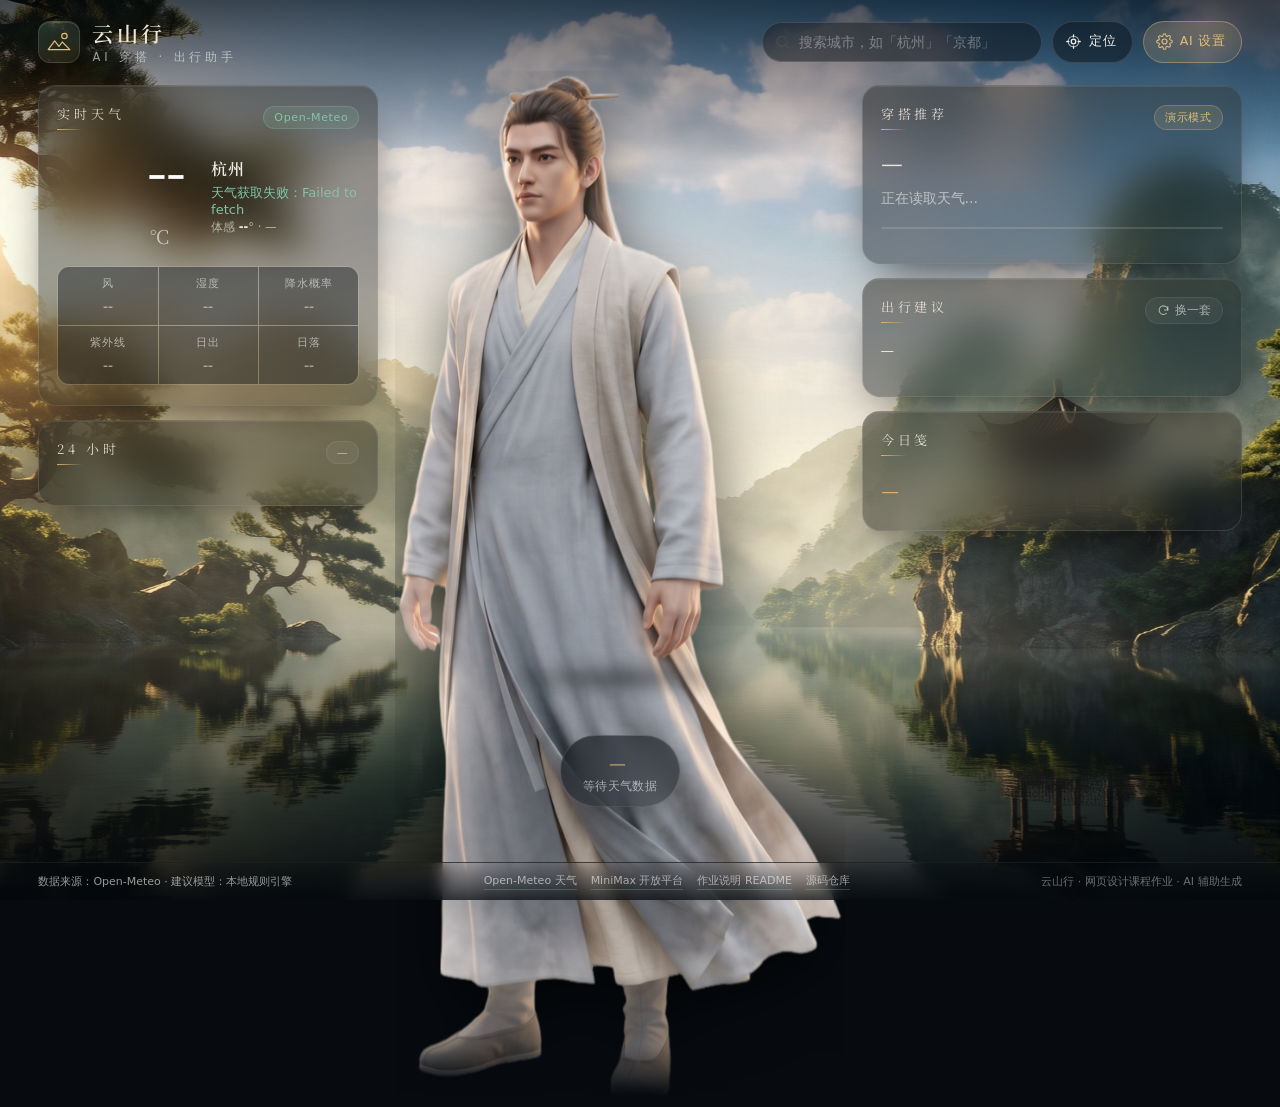
<file: index.html>
<!DOCTYPE html>
<html lang="zh-CN">
<head>
<meta charset="UTF-8" />
<meta name="viewport" content="width=device-width, initial-scale=1.0, viewport-fit=cover" />
<title>云山行 · AI 穿搭与出行助手</title>
<meta name="description" content="实时天气驱动的 AI 穿搭与出行建议，3D 质感中式山野场景。" />
<link rel="preconnect" href="https://fonts.googleapis.com" />
<link rel="preconnect" href="https://fonts.gstatic.com" crossorigin />
<link href="https://fonts.googleapis.com/css2?family=Noto+Serif+SC:wght@400;600;900&display=swap" rel="stylesheet" />
<link rel="stylesheet" href="css/style.css" />
<link rel="icon" href="data:image/svg+xml,<svg xmlns='http://www.w3.org/2000/svg' viewBox='0 0 100 100'><text y='.9em' font-size='90'>⛰️</text></svg>" />
</head>
<body>

<!-- ============ 3D 场景层 ============ -->
<div class="scene" id="scene" aria-hidden="true">
  <div class="scene-sky" id="sceneSky"></div>
  <div class="scene-bgwrap" id="sceneBgWrap">
    <img class="scene-img is-active" id="sceneImgA" src="assets/img/scenes/scene-sunny.jpg" alt="" />
    <img class="scene-img" id="sceneImgB" src="assets/img/scenes/scene-sunny.jpg" alt="" />
  </div>
  <div class="scene-tint" id="sceneTint"></div>
  <div class="scene-mist scene-mist--a"></div>
  <div class="scene-mist scene-mist--b"></div>
  <div class="scene-mist scene-mist--c"></div>
  <canvas class="scene-fx" id="sceneFx"></canvas>
  <div class="scene-grain"></div>
  <div class="scene-vignette"></div>
</div>

<!-- ============ 顶栏 ============ -->
<header class="topbar">
  <div class="brand">
    <span class="brand__mark" aria-hidden="true">
      <svg viewBox="0 0 48 48" fill="none"><path d="M4 38l12-16 8 10 6-8 14 14z" stroke="currentColor" stroke-width="2.2" stroke-linejoin="round"/><circle cx="34" cy="13" r="5" stroke="currentColor" stroke-width="2.2"/></svg>
    </span>
    <div class="brand__text">
      <h1>云山行</h1>
      <p>AI 穿搭 · 出行助手</p>
    </div>
  </div>

  <div class="locator">
    <div class="search">
      <svg class="search__icon" viewBox="0 0 24 24" fill="none" aria-hidden="true"><circle cx="11" cy="11" r="7" stroke="currentColor" stroke-width="1.8"/><path d="M16.5 16.5L21 21" stroke="currentColor" stroke-width="1.8" stroke-linecap="round"/></svg>
      <input id="cityInput" type="search" placeholder="搜索城市，如「杭州」「京都」" autocomplete="off" spellcheck="false" />
      <div class="search__results" id="searchResults" hidden></div>
    </div>
    <button class="iconbtn iconbtn--label" id="geoBtn" title="使用当前位置定位">
      <svg viewBox="0 0 24 24" fill="none" aria-hidden="true"><circle cx="12" cy="12" r="3.2" stroke="currentColor" stroke-width="1.8"/><circle cx="12" cy="12" r="7.5" stroke="currentColor" stroke-width="1.5" opacity=".65"/><path d="M12 2.5v3M12 18.5v3M2.5 12h3M18.5 12h3" stroke="currentColor" stroke-width="1.8" stroke-linecap="round"/></svg>
      <span>定位</span>
    </button>
    <button class="iconbtn iconbtn--label iconbtn--accent" id="settingsBtn" title="AI 配置：填写模型接口与密钥">
      <svg viewBox="0 0 24 24" fill="none" aria-hidden="true"><path d="M12 15.5a3.5 3.5 0 100-7 3.5 3.5 0 000 7z" stroke="currentColor" stroke-width="1.7"/><path d="M19.4 14.6a1.65 1.65 0 00.33 1.82l.06.06a2 2 0 11-2.83 2.83l-.06-.06a1.65 1.65 0 00-1.82-.33 1.65 1.65 0 00-1 1.51V21a2 2 0 11-4 0v-.09A1.65 1.65 0 009.08 19.4a1.65 1.65 0 00-1.82.33l-.06.06a2 2 0 11-2.83-2.83l.06-.06a1.65 1.65 0 00.33-1.82 1.65 1.65 0 00-1.51-1H3a2 2 0 110-4h.09A1.65 1.65 0 004.6 9.08a1.65 1.65 0 00-.33-1.82l-.06-.06a2 2 0 112.83-2.83l.06.06a1.65 1.65 0 001.82.33H9a1.65 1.65 0 001-1.51V3a2 2 0 114 0v.09a1.65 1.65 0 001 1.51 1.65 1.65 0 001.82-.33l.06-.06a2 2 0 112.83 2.83l-.06.06a1.65 1.65 0 00-.33 1.82V9a1.65 1.65 0 001.51 1H21a2 2 0 110 4h-.09a1.65 1.65 0 00-1.51 1z" stroke="currentColor" stroke-width="1.5" stroke-linecap="round" stroke-linejoin="round"/></svg>
      <span>AI 设置</span>
    </button>
  </div>
</header>

<!-- ============ 主体 ============ -->
<main class="stage">

  <!-- 左列：天气 -->
  <section class="col col--left">
    <article class="panel panel--weather" id="weatherPanel">
      <div class="panel__head">
        <span class="panel__label">实时天气</span>
        <a class="chip chip--link" id="sourceChip" href="https://open-meteo.com/" target="_blank" rel="noopener noreferrer" title="访问 Open-Meteo 官网">Open-Meteo</a>
      </div>

      <div class="weather__main">
        <div class="weather__icon" id="weatherIcon"></div>
        <div class="weather__temp">
          <span id="tempNow">--</span><span class="deg">°C</span>
        </div>
        <div class="weather__meta">
          <p class="weather__city" id="cityName">正在定位…</p>
          <p class="weather__cond" id="condText">—</p>
          <p class="weather__feels">体感 <b id="feelsNow">--</b>° · <span id="rangeText">—</span></p>
        </div>
      </div>

      <dl class="metrics">
        <div class="metric"><dt>风</dt><dd id="mWind">--</dd></div>
        <div class="metric"><dt>湿度</dt><dd id="mHumidity">--</dd></div>
        <div class="metric"><dt>降水概率</dt><dd id="mPrecip">--</dd></div>
        <div class="metric"><dt>紫外线</dt><dd id="mUv">--</dd></div>
        <div class="metric"><dt>日出</dt><dd id="mSunrise">--</dd></div>
        <div class="metric"><dt>日落</dt><dd id="mSunset">--</dd></div>
      </dl>
    </article>

    <article class="panel panel--hours">
      <div class="panel__head">
        <span class="panel__label">24 小时</span>
        <span class="chip chip--ghost" id="updatedAt">—</span>
      </div>
      <div class="hours" id="hourlyStrip"></div>
    </article>
  </section>

  <!-- 中列：人物 -->
  <section class="col col--center">
    <div class="figure" id="figure">
      <div class="figure__halo" id="figureHalo"></div>
      <img class="figure__img" id="figureImg" src="assets/img/characters/char-mild.png" alt="当前穿搭立绘" />
      <div class="figure__floor"></div>
    </div>
    <div class="figure__badge" id="tierBadge">
      <span class="figure__tier" id="tierName">—</span>
      <span class="figure__tip" id="tierTip">等待天气数据</span>
    </div>
  </section>

  <!-- 右列：建议 -->
  <section class="col col--right">
    <article class="panel panel--outfit">
      <div class="panel__head">
        <span class="panel__label">穿搭推荐</span>
        <span class="chip chip--ai" id="aiChip">演示模式</span>
      </div>
      <h2 class="outfit__title" id="outfitTitle">—</h2>
      <p class="outfit__summary" id="outfitSummary">正在读取天气…</p>
      <ul class="slots" id="outfitSlots"></ul>
      <div class="palette" id="paletteRow"></div>
    </article>

    <article class="panel panel--travel">
      <div class="panel__head">
        <span class="panel__label">出行建议</span>
        <button class="minibtn" id="rerollBtn" title="重新生成一套">
          <svg viewBox="0 0 24 24" fill="none" aria-hidden="true"><path d="M20 11a8 8 0 10-2.3 6.1" stroke="currentColor" stroke-width="1.9" stroke-linecap="round"/><path d="M20 4.5V11h-6.4" stroke="currentColor" stroke-width="1.9" stroke-linecap="round" stroke-linejoin="round"/></svg>
          换一套
        </button>
      </div>
      <p class="travel__summary" id="travelSummary">—</p>
      <ul class="tips" id="travelTips"></ul>
    </article>

    <article class="panel panel--note">
      <div class="panel__head"><span class="panel__label">今日笺</span></div>
      <p class="note" id="dailyNote">—</p>
    </article>
  </section>
</main>

<!-- ============ 底栏 ============ -->
<footer class="statusbar">
  <span id="statusLeft">数据来源：Open-Meteo · 建议模型：本地规则引擎</span>
  <nav class="statusbar__links" aria-label="相关链接">
    <a href="https://open-meteo.com/" target="_blank" rel="noopener noreferrer">Open-Meteo 天气</a>
    <a href="https://platform.minimax.cn/docs" target="_blank" rel="noopener noreferrer">MiniMax 开放平台</a>
    <a href="https://github.com/Mulii0124/PracticeTask_qian_yunshan#readme" target="_blank" rel="noopener noreferrer">作业说明 README</a>
    <a href="https://github.com/Mulii0124/PracticeTask_qian_yunshan" target="_blank" rel="noopener noreferrer">源码仓库</a>
  </nav>
  <span class="statusbar__right">云山行 · 网页设计课程作业 · AI 辅助生成</span>
</footer>

<!-- ============ AI 配置弹窗 ============ -->
<div class="modal" id="settingsModal" hidden>
  <div class="modal__backdrop" data-close></div>
  <div class="modal__box" role="dialog" aria-modal="true" aria-labelledby="settingsTitle">
    <div class="modal__head">
      <h2 id="settingsTitle">AI 配置</h2>
      <button class="iconbtn iconbtn--ghost" data-close aria-label="关闭">
        <svg viewBox="0 0 24 24" fill="none"><path d="M6 6l12 12M18 6L6 18" stroke="currentColor" stroke-width="1.9" stroke-linecap="round"/></svg>
      </button>
    </div>

    <div class="modal__body">
      <p class="modal__hint">
        接入任意 <b>OpenAI 兼容</b> 的大模型接口即可获得实时 AI 推荐；未配置时自动降级为本地规则引擎，
        页面功能依然完整。密钥只保存在你自己的浏览器 localStorage 中。
      </p>

      <div class="preset">
        <span class="preset__label">你的 Key 属于哪种？（两种 Key 不能混用，选错会 401）</span>
        <div class="preset__opts">
          <button type="button" class="preset__opt is-active" data-preset="mplan">
            <b>M Plan 订阅 Key</b>
            <small>api.minimax.cn · MiniMax-M3.1-Flash · 扣套餐额度</small>
          </button>
          <button type="button" class="preset__opt" data-preset="payg">
            <b>按量计费 API Key</b>
            <small>api.minimaxi.com · 扣账户余额 · 需先充值</small>
          </button>
        </div>
      </div>

      <label class="field">
        <span>接口地址 Base URL</span>
        <input id="cfgBaseUrl" type="text" spellcheck="false" placeholder="https://api.minimax.cn/v1" />
        <em class="field__hint">M Plan 订阅 Key 用 api.minimax.cn；按量计费 Key 用 api.minimaxi.com；海外用 api.minimax.io。域名与取 Key 方式见 <a class="inline-link" href="https://platform.minimax.cn/docs/llms.txt" target="_blank" rel="noopener noreferrer">官方文档 ↗</a></em>
      </label>
      <label class="field">
        <span>模型 Model</span>
        <div class="field__row">
          <input id="cfgModel" type="text" list="modelList" spellcheck="false" placeholder="MiniMax-M3.1-Flash" />
          <button class="minibtn" id="cfgFetchModels" type="button">拉取模型列表</button>
        </div>
        <datalist id="modelList"></datalist>
        <em class="field__hint">不确定填什么？填好 Key 后点「拉取模型列表」，会列出你账号实际可用的模型</em>
      </label>
      <label class="field">
        <span>API Key</span>
        <input id="cfgKey" type="password" spellcheck="false" placeholder="sk-..." autocomplete="off" />
        <em class="field__hint">M Plan 订阅 Key 在 platform.minimax.cn/console/plan 获取（sk-cp- 开头）；仅存在本机浏览器，不会提交到仓库</em>
      </label>
      <label class="field">
        <span>温度 Temperature <b id="tempVal">0.8</b></span>
        <input id="cfgTemp" type="range" min="0" max="1.2" step="0.1" value="0.8" />
      </label>

      <details class="promptbox">
        <summary>查看系统提示词（作业用：AI 使用说明）</summary>
        <pre id="promptPreview"></pre>
      </details>

      <div class="modal__actions">
        <button class="btn btn--ghost" data-close>取消</button>
        <button class="btn" id="cfgSave">保存并测试</button>
      </div>
      <p class="modal__status" id="cfgStatus"></p>
    </div>
  </div>
</div>

<!-- ============ 加载遮罩 ============ -->
<div class="boot" id="boot">
  <div class="boot__ring"></div>
  <p class="boot__text">正在推演云山气象…</p>
</div>

<script src="js/config.js"></script>
<script src="js/weather.js"></script>
<script src="js/ai.js"></script>
<script src="js/app.js"></script>
</body>
</html>
</file>
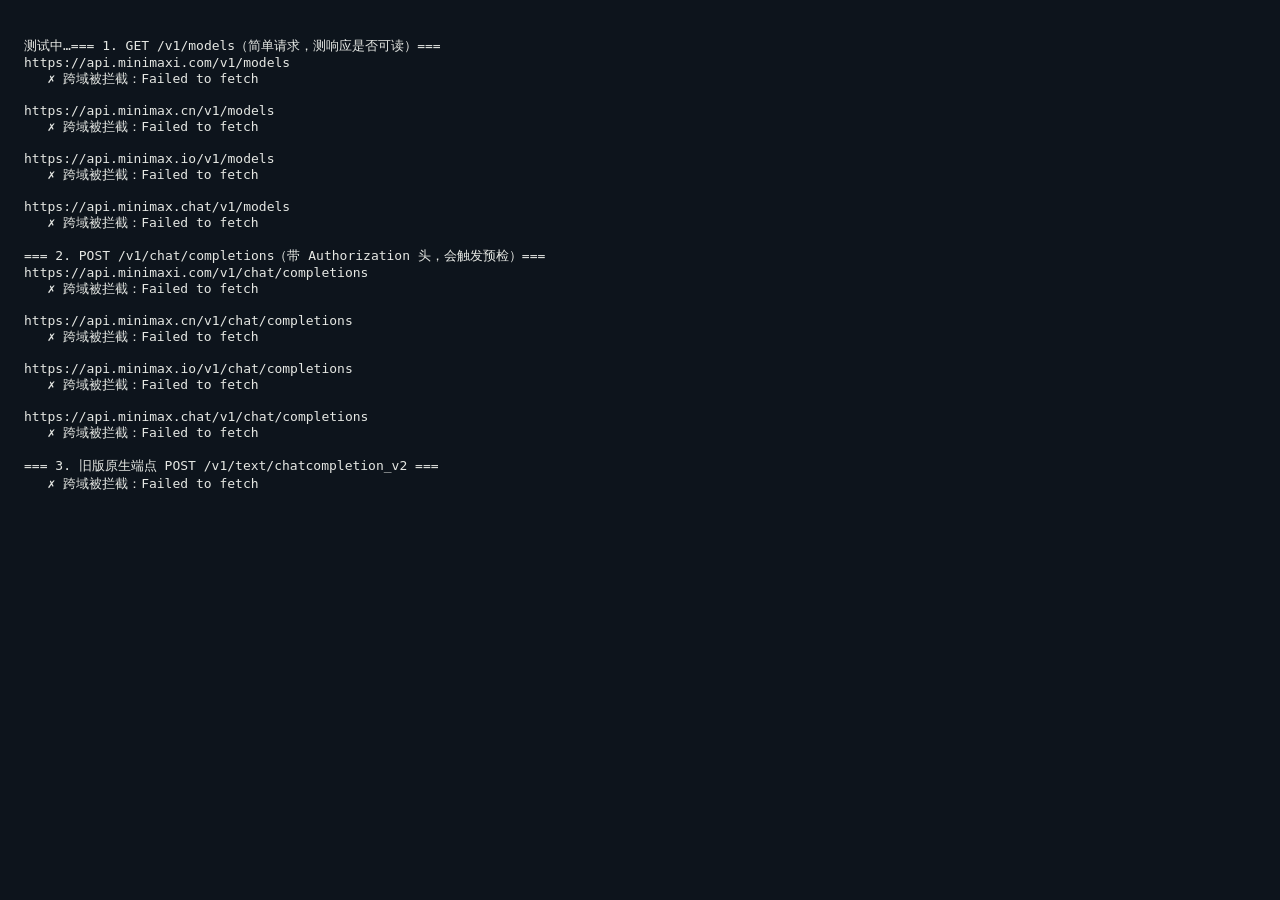
<file: gen/cors-check.html>
<!doctype html>
<html lang="zh-CN">
<head><meta charset="utf-8"><title>MiniMax 跨域可用性实测</title></head>
<body style="background:#0d141c;color:#e6e8e4;font-family:Consolas,monospace;padding:16px">
<pre id="out">测试中…</pre>
<script>
const BASE = [
  'https://api.minimaxi.com',
  'https://api.minimax.cn',
  'https://api.minimax.io',
  'https://api.minimax.chat'
];
const out = document.getElementById('out');
const log = (s) => { out.textContent += s; };

(async () => {
  log('=== 1. GET /v1/models（简单请求，测响应是否可读）===\n');
  for (const b of BASE) {
    const u = b + '/v1/models';
    try {
      const r = await fetch(u);
      log(u + '\n   HTTP ' + r.status + '  → 跨域通过\n\n');
    } catch (e) {
      log(u + '\n   ✗ 跨域被拦截：' + e.message + '\n\n');
    }
  }

  log('=== 2. POST /v1/chat/completions（带 Authorization 头，会触发预检）===\n');
  for (const b of BASE) {
    const u = b + '/v1/chat/completions';
    try {
      const r = await fetch(u, {
        method: 'POST',
        headers: { 'Content-Type': 'application/json', 'Authorization': 'Bearer dummy-key-for-cors-test' },
        body: JSON.stringify({ model: 'MiniMax-M3', messages: [{ role: 'user', content: 'hi' }], max_tokens: 5 })
      });
      const t = await r.text();
      log(u + '\n   HTTP ' + r.status + '  → 跨域通过\n   返回片段: ' + t.slice(0, 160) + '\n\n');
    } catch (e) {
      log(u + '\n   ✗ 跨域被拦截：' + e.message + '\n\n');
    }
  }

  log('=== 3. 旧版原生端点 POST /v1/text/chatcompletion_v2 ===\n');
  try {
    const r = await fetch('https://api.minimax.chat/v1/text/chatcompletion_v2', {
      method: 'POST',
      headers: { 'Content-Type': 'application/json', 'Authorization': 'Bearer dummy-key-for-cors-test' },
      body: JSON.stringify({ model: 'MiniMax-M2', messages: [{ role: 'user', content: 'hi' }] })
    });
    const t = await r.text();
    log('   HTTP ' + r.status + ' → 跨域通过\n   返回片段: ' + t.slice(0, 200) + '\n');
  } catch (e) {
    log('   ✗ 跨域被拦截：' + e.message + '\n');
  }
})();
</script>
</body>
</html>
</file>
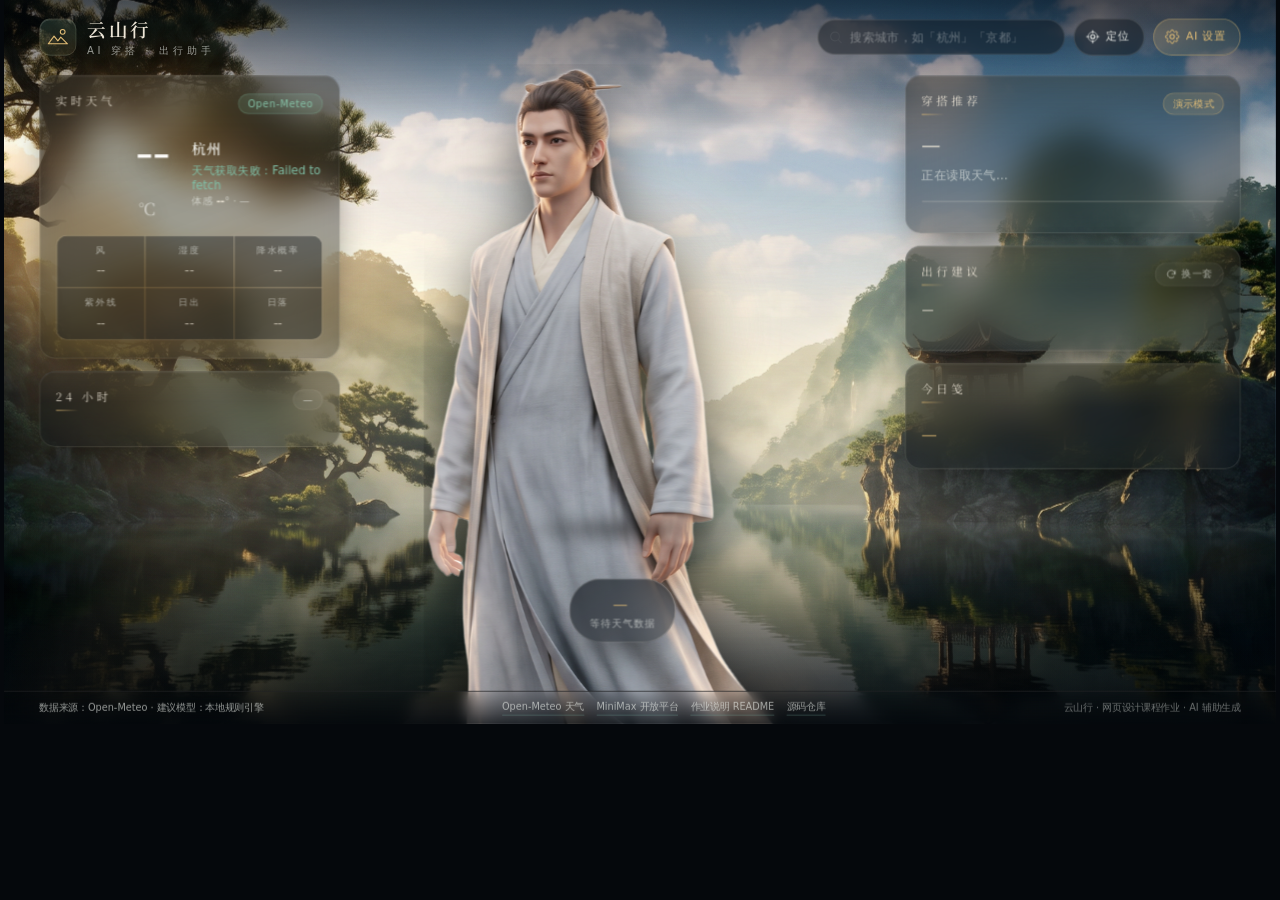
<file: gen/desktop-check.html>
<!doctype html>
<html lang="zh-CN">
<head>
<meta charset="UTF-8" />
<title>桌面布局校验</title>
<style>
  html,body{margin:0;background:#05080c;font-family:system-ui,sans-serif;}
  .frame{width:1440px;height:820px;transform:scale(var(--s));transform-origin:top left;}
  .scaler{width:calc(1440px * var(--s));height:calc(820px * var(--s));overflow:hidden;margin:0 auto;}
  iframe{width:1440px;height:820px;border:0;display:block;}
</style>
</head>
<body>
  <div class="scaler" id="scaler">
    <div class="frame">
      <iframe src="../index.html" title="云山行"></iframe>
    </div>
  </div>
  <script>
    // 按可用宽度自动缩放，填满当前浏览器面板
    const s = Math.min((window.innerWidth - 8) / 1440, (window.innerHeight - 8) / 820);
    document.documentElement.style.setProperty('--s', s);
  </script>
</body>
</html>
</file>
<file: css/style.css>
/* ============================================================
   云山行 · AI 穿搭与出行助手
   视觉基调：中式青绿山水 + 水墨写意，3D 质感长卷
   ============================================================ */

:root{
  /* 墨色层 */
  --ink-900:#070b10;
  --ink-800:#0d141c;
  --ink-700:#131c26;
  --ink-600:#1c2733;

  /* 宣纸 / 玉青 / 朱砂 / 藤黄 */
  --paper:#ece5d6;
  --paper-dim:#b9b3a4;
  --jade:#7fc3ab;
  --jade-deep:#3f8a76;
  --cinnabar:#d0564a;
  --gold:#e2bd76;
  --sky:#8fb8d8;

  --glass:rgba(10,16,22,.46);
  --glass-2:rgba(10,16,22,.34);
  --stroke:rgba(236,229,214,.14);
  --stroke-soft:rgba(236,229,214,.08);
  --text:#eef0ec;
  --text-dim:rgba(238,240,236,.62);

  --radius:18px;
  --radius-sm:12px;
  --shadow:0 18px 48px -18px rgba(0,0,0,.75);
  --serif:"Noto Serif SC","Songti SC","STSong","SimSun",serif;
  --sans:"PingFang SC","Microsoft YaHei","Hiragino Sans GB",system-ui,sans-serif;

  --mx:0px; --my:0px;
}

*{box-sizing:border-box;}
html,body{height:100%;}
body{
  margin:0;
  font-family:var(--sans);
  color:var(--text);
  background:var(--ink-900);
  overflow-x:hidden;
  -webkit-font-smoothing:antialiased;
}
h1,h2,h3{font-family:var(--serif);font-weight:600;margin:0;}
button,input{font-family:inherit;}
::selection{background:var(--jade-deep);color:#fff;}

/* ============================================================
   3D 场景层
   ============================================================ */
.scene{
  position:fixed; inset:0; z-index:0;
  perspective:1400px;
  perspective-origin:50% 45%;
  background:
    radial-gradient(120% 90% at 50% 0%, #24384a 0%, #0d151d 55%, #05080c 100%);
  overflow:hidden;
}

/* 天空渐变 */
.scene-sky{
  position:absolute; inset:-5%;
  background:linear-gradient(180deg,#0f1c28 0%,#2b4257 40%,#4b6a7d 72%,#8aa2ac 100%);
  transition:filter 1.2s ease, opacity 1.2s ease;
}

/* 背景长卷（双层交叉淡入） */
.scene-bgwrap{
  position:absolute; inset:-6%;
  transform-style:preserve-3d;
  transform:
    translate3d(calc(var(--mx) * -18px), calc(var(--my) * -12px), -140px)
    scale(1.16);
  transition:transform .9s cubic-bezier(.22,.9,.28,1);
  will-change:transform;
}
.scene-img{
  position:absolute; inset:0;
  width:100%; height:100%;
  object-fit:cover;
  opacity:0;
  transform:translateZ(0) scale(1.02);
  transition:opacity 1.4s ease, filter 1.4s ease;
  filter:saturate(.94) contrast(1.04);
}
.scene-img.is-active{opacity:1;}

/* 昼夜色调层 */
.scene-tint{
  position:absolute; inset:0;
  pointer-events:none;
  opacity:0;
  transition:opacity 1.6s ease, background 1.6s ease;
  mix-blend-mode:multiply;
}
.scene-tint.is-dusk{
  opacity:.46;
  background:linear-gradient(180deg,#f0a15c 0%,#c96a4e 35%,#4b3560 78%,#1d1b33 100%);
}
.scene-tint.is-night{
  opacity:.5;
  background:linear-gradient(180deg,#16233f 0%,#101d33 45%,#080f1c 100%);
}
.scene-tint.is-rain{opacity:.28;background:linear-gradient(180deg,#4e6a7a 0%,#2c3f4d 60%,#1a2730 100%);}
.scene-tint.is-snow{opacity:.26;background:linear-gradient(180deg,#9fb8c9 0%,#6d8a9c 55%,#4c6675 100%);}

/* 云雾层 */
.scene-mist{
  position:absolute; left:-25%; right:-25%;
  pointer-events:none;
  background:radial-gradient(60% 100% at 50% 50%, rgba(226,235,240,.42), rgba(226,235,240,0) 72%);
  filter:blur(26px);
  will-change:transform, opacity;
}
.scene-mist--a{height:46vh; top:30%; animation:drift 44s linear infinite; opacity:.5;}
.scene-mist--b{height:34vh; top:52%; animation:drift 63s linear infinite reverse; opacity:.34;}
.scene-mist--c{height:28vh; top:12%; animation:drift 82s linear infinite; opacity:.26;}
@keyframes drift{
  0%{transform:translate3d(-12%,0,0) scale(1);}
  50%{transform:translate3d(6%,-14px,0) scale(1.08);}
  100%{transform:translate3d(24%,0,0) scale(1);}
}

/* 粒子层（雨/雪/浮尘） */
.scene-fx{position:absolute; inset:0; width:100%; height:100%; pointer-events:none;}

/* 颗粒 + 暗角 */
.scene-grain{
  position:absolute; inset:0; pointer-events:none; opacity:.14; mix-blend-mode:overlay;
  background-image:url("data:image/svg+xml,%3Csvg xmlns='http://www.w3.org/2000/svg' width='140' height='140'%3E%3Cfilter id='n'%3E%3CfeTurbulence type='fractalNoise' baseFrequency='.85' numOctaves='3'/%3E%3C/filter%3E%3Crect width='140' height='140' filter='url(%23n)' opacity='.55'/%3E%3C/svg%3E");
}
.scene-vignette{
  position:absolute; inset:0; pointer-events:none;
  background:
    radial-gradient(130% 100% at 50% 40%, transparent 42%, rgba(3,6,10,.55) 100%),
    linear-gradient(180deg, rgba(4,8,12,.62) 0%, transparent 18%, transparent 72%, rgba(3,6,10,.82) 100%);
}

/* ============================================================
   顶栏
   ============================================================ */
.topbar{
  position:relative; z-index:20;
  display:flex; align-items:center; justify-content:space-between; gap:20px;
  padding:18px clamp(16px,3vw,40px) 8px;
}
.brand{display:flex; align-items:center; gap:12px;}
.brand__mark{
  width:42px; height:42px; display:grid; place-items:center;
  border-radius:12px; color:var(--gold);
  background:linear-gradient(150deg, rgba(127,195,171,.18), rgba(226,189,118,.1));
  border:1px solid var(--stroke);
  box-shadow:inset 0 1px 0 rgba(255,255,255,.12);
}
.brand__mark svg{width:26px;height:26px;}
.brand__text h1{font-size:21px; letter-spacing:.16em; color:var(--paper);}
.brand__text p{margin:2px 0 0; font-size:11.5px; letter-spacing:.34em; color:var(--text-dim); text-transform:uppercase;}

.locator{display:flex; align-items:center; gap:10px;}
.search{position:relative;}
.search__icon{
  position:absolute; left:12px; top:50%; transform:translateY(-50%);
  width:17px; height:17px; color:var(--text-dim); pointer-events:none;
}
.search input{
  width:min(280px,42vw);
  padding:11px 14px 11px 36px;
  border-radius:999px;
  border:1px solid var(--stroke);
  background:var(--glass);
  backdrop-filter:blur(14px);
  color:var(--text); font-size:13.5px;
  outline:none; transition:border-color .25s, background .25s;
}
.search input::placeholder{color:rgba(238,240,236,.38);}
.search input:focus{border-color:rgba(127,195,171,.5); background:rgba(10,16,22,.6);}
.search__results{
  position:absolute; top:calc(100% + 8px); left:0; right:0;
  background:rgba(9,14,20,.9);
  backdrop-filter:blur(20px);
  border:1px solid var(--stroke); border-radius:var(--radius-sm);
  overflow:hidden; z-index:30;
  box-shadow:var(--shadow);
  max-height:320px; overflow-y:auto;
}
.search__results button{
  display:block; width:100%; text-align:left;
  padding:10px 14px; background:none; border:0; border-bottom:1px solid var(--stroke-soft);
  color:var(--text); font-size:13.5px; cursor:pointer;
}
.search__results button:hover{background:rgba(127,195,171,.14);}
.search__results button small{display:block; color:var(--text-dim); font-size:11px; margin-top:2px;}
.search__results .empty{padding:12px 14px; color:var(--text-dim); font-size:12.5px;}

.iconbtn{
  width:42px; height:42px; display:grid; place-items:center;
  border-radius:50%; cursor:pointer;
  border:1px solid var(--stroke);
  background:var(--glass); backdrop-filter:blur(14px);
  color:var(--text); transition:.25s;
}
.iconbtn svg{width:19px;height:19px;}
.iconbtn:hover{border-color:rgba(127,195,171,.55); color:var(--jade); transform:translateY(-1px);}
.iconbtn--ghost{background:rgba(255,255,255,.05);}

/* 带文字标签的按钮（定位 / AI 设置） */
.iconbtn--label{
  width:auto; min-width:42px; height:42px; border-radius:999px;
  padding:0 15px 0 12px; gap:7px;
  display:inline-flex; align-items:center; justify-content:center;
  font-size:12.5px; letter-spacing:.06em; white-space:nowrap;
}
.iconbtn--label svg{width:17px;height:17px;flex:none;}
.iconbtn--accent{
  background:linear-gradient(120deg, rgba(226,189,118,.2), rgba(226,189,118,.08));
  border-color:rgba(226,189,118,.42);
  color:var(--gold);
}
.iconbtn--accent:hover{
  color:#f5d79a;
  border-color:rgba(226,189,118,.75);
  background:linear-gradient(120deg, rgba(226,189,118,.3), rgba(226,189,118,.14));
}

/* ============================================================
   舞台布局
   ============================================================ */
.stage{
  position:relative; z-index:10;
  max-width:1560px; margin:0 auto;
  padding:12px clamp(16px,3vw,40px) 96px;
  display:grid;
  grid-template-columns:minmax(280px,340px) minmax(0,1fr) minmax(300px,380px);
  gap:clamp(14px,1.6vw,24px);
  align-items:start;
}
.col{display:flex; flex-direction:column; gap:14px; min-width:0;}

/* ---- 玻璃面板 ---- */
.panel{
  position:relative;
  background:linear-gradient(160deg, var(--glass), var(--glass-2));
  backdrop-filter:blur(20px) saturate(1.25);
  -webkit-backdrop-filter:blur(20px) saturate(1.25);
  border:1px solid var(--stroke);
  border-radius:var(--radius);
  padding:18px 18px 20px;
  box-shadow:var(--shadow), inset 0 1px 0 rgba(255,255,255,.07);
  animation:panelIn .7s cubic-bezier(.2,.8,.3,1) both;
}
.panel::before{
  content:""; position:absolute; inset:0; border-radius:inherit; pointer-events:none;
  background:linear-gradient(180deg, rgba(226,189,118,.09), transparent 42%);
}
@keyframes panelIn{from{opacity:0; transform:translateY(16px);} to{opacity:1; transform:none;}}
.panel--weather{animation-delay:.05s;}
.panel--hours{animation-delay:.12s;}
.panel--outfit{animation-delay:.09s;}
.panel--travel{animation-delay:.16s;}
.panel--note{animation-delay:.22s;}

.panel__head{
  display:flex; align-items:center; justify-content:space-between; gap:10px;
  margin-bottom:14px;
}
.panel__label{
  font-family:var(--serif); font-size:13px; letter-spacing:.3em;
  color:var(--paper); opacity:.9;
}
.panel__label::after{
  content:""; display:block; width:26px; height:1px; margin-top:6px;
  background:linear-gradient(90deg, var(--gold), transparent);
}
.chip{
  font-size:11px; letter-spacing:.06em; padding:4px 10px; border-radius:999px;
  background:rgba(127,195,171,.14); color:var(--jade);
  border:1px solid rgba(127,195,171,.26);
  white-space:nowrap;
}
.chip--ghost{background:rgba(255,255,255,.05); color:var(--text-dim); border-color:var(--stroke-soft);}
.chip--ai{background:rgba(226,189,118,.14); color:var(--gold); border-color:rgba(226,189,118,.3);}
.chip--live{background:rgba(208,86,74,.18); color:#ef8f84; border-color:rgba(208,86,74,.4);}

/* 可点击的数据来源标签 */
.chip--link{text-decoration:none; transition:color .2s ease, border-color .2s ease, background .2s ease;}
.chip--link:hover,
.chip--link:focus-visible{color:#a8e8cd; border-color:rgba(127,195,171,.55); background:rgba(127,195,171,.2);}

/* 正文内嵌超链接 */
.inline-link{
  color:var(--jade); text-decoration:none;
  border-bottom:1px dotted rgba(127,195,171,.5);
  transition:color .2s ease, border-color .2s ease;
}
.inline-link:hover,
.inline-link:focus-visible{color:#a8e8cd; border-bottom-style:solid;}

/* ---- 天气主卡 ---- */
.weather__main{display:flex; align-items:center; gap:16px; margin-bottom:18px;}
.weather__icon{width:74px; height:74px; flex:none; color:var(--gold);}
.weather__icon svg{width:100%; height:100%; filter:drop-shadow(0 4px 14px rgba(0,0,0,.5));}
.weather__temp{
  font-family:var(--serif); font-weight:900; font-size:52px; line-height:1;
  letter-spacing:-.02em; color:#fff;
  text-shadow:0 4px 22px rgba(0,0,0,.55);
}
.weather__temp .deg{font-size:19px; font-weight:400; opacity:.6; margin-left:3px;}
.weather__meta{min-width:0;}
.weather__city{font-size:16px; font-family:var(--serif); font-weight:600; letter-spacing:.06em; margin:0;}
.weather__cond{margin:4px 0 3px; font-size:13px; color:var(--jade);}
.weather__feels{margin:0; font-size:11.5px; color:var(--text-dim);}
.weather__feels b{color:var(--paper); font-weight:600;}

.metrics{
  display:grid; grid-template-columns:repeat(3,1fr); gap:1px;
  margin:0; background:var(--stroke-soft);
  border:1px solid var(--stroke-soft); border-radius:var(--radius-sm); overflow:hidden;
}
.metric{background:rgba(7,12,17,.42); padding:10px 8px; text-align:center;}
.metric dt{font-size:10.5px; color:var(--text-dim); letter-spacing:.1em; margin-bottom:4px;}
.metric dd{margin:0; font-size:14px; font-family:var(--serif); font-weight:600; color:var(--paper);}
.metric dd small{font-size:11px; font-weight:400; opacity:.65; font-family:var(--sans);}
.metric__sub{
  display:block; margin-top:3px;
  font-size:10.5px; font-weight:400; font-family:var(--sans);
  color:var(--text-dim); letter-spacing:.08em;
}

/* ---- 24 小时 ---- */
.hours{
  display:flex; gap:8px; overflow-x:auto; padding-bottom:6px;
  scrollbar-width:thin; scrollbar-color:rgba(127,195,171,.4) transparent;
}
.hours::-webkit-scrollbar{height:4px;}
.hours::-webkit-scrollbar-thumb{background:rgba(127,195,171,.4); border-radius:4px;}
.hour{
  flex:none; width:58px; text-align:center; padding:10px 4px;
  border-radius:var(--radius-sm); border:1px solid transparent;
  background:rgba(255,255,255,.03); transition:.25s;
}
.hour:hover{background:rgba(127,195,171,.12); border-color:rgba(127,195,171,.26);}
.hour.is-now{background:rgba(226,189,118,.14); border-color:rgba(226,189,118,.35);}
.hour__t{font-size:11px; color:var(--text-dim);}
.hour__i{width:26px; height:26px; margin:6px auto; color:var(--sky);}
.hour__i svg{width:100%;height:100%;}
.hour__v{font-size:13px; font-family:var(--serif); font-weight:600;}
.hour__p{font-size:10px; color:var(--sky);}

/* ---- 人物 ---- */
.col--center{
  align-items:center; justify-content:center;
  gap:12px;
  height:calc(100vh - 178px);
  min-height:400px;
  padding-top:0;
}
.figure{
  position:relative;
  flex:1 1 auto; min-height:0;
  width:100%; max-width:430px;
  display:grid; place-items:end center;
  perspective:900px;
}
.figure__halo{
  position:absolute; left:50%; top:52%; transform:translate(-50%,-50%);
  width:78%; aspect-ratio:1; border-radius:50%;
  background:radial-gradient(circle, rgba(226,189,118,.3) 0%, rgba(226,189,118,.07) 42%, transparent 70%);
  filter:blur(20px);
  animation:halo 6.5s ease-in-out infinite;
}
@keyframes halo{0%,100%{opacity:.55; transform:translate(-50%,-50%) scale(1);}50%{opacity:.95; transform:translate(-50%,-50%) scale(1.07);}}
.figure__img{
  position:relative;
  max-height:100%; width:auto; max-width:100%;
  object-fit:contain;  filter:drop-shadow(0 26px 34px rgba(0,0,0,.62)) saturate(.96) contrast(1.03);
  transform:translateZ(40px);
  animation:float 7s ease-in-out infinite;
  transition:opacity .55s ease;
  /* 底部融入地雾，避免立绘像贴纸 */
  -webkit-mask-image:linear-gradient(to bottom, #000 87%, rgba(0,0,0,.6) 94%, transparent 99%);
  mask-image:linear-gradient(to bottom, #000 87%, rgba(0,0,0,.6) 94%, transparent 99%);
}
@keyframes float{0%,100%{transform:translateZ(40px) translateY(0);}50%{transform:translateZ(40px) translateY(-12px);}}
.figure__floor{
  position:absolute; bottom:2%; left:50%; transform:translateX(-50%);
  width:56%; height:34px; border-radius:50%;
  background:radial-gradient(ellipse, rgba(0,0,0,.5), transparent 70%);
  filter:blur(7px);
}
.figure__badge{
  margin-top:16px; text-align:center;
  padding:12px 22px; border-radius:999px;
  background:linear-gradient(150deg, rgba(10,16,22,.62), rgba(10,16,22,.4));
  backdrop-filter:blur(16px);
  border:1px solid var(--stroke);
  box-shadow:var(--shadow);
}
.figure__tier{
  display:block; font-family:var(--serif); font-size:19px; letter-spacing:.22em;
  color:var(--gold);
}
.figure__tip{display:block; margin-top:4px; font-size:11.5px; color:var(--text-dim); letter-spacing:.04em;}

/* ---- 穿搭 ---- */
.outfit__title{
  font-size:24px; letter-spacing:.1em; color:var(--paper);
  margin-bottom:8px;
}
.outfit__summary{
  margin:0 0 16px; font-size:13.5px; line-height:1.75; color:var(--text-dim);
}
.slots{list-style:none; margin:0; padding:0; display:flex; flex-direction:column; gap:1px;
  background:var(--stroke-soft); border:1px solid var(--stroke-soft); border-radius:var(--radius-sm); overflow:hidden;}
.slot{
  display:grid; grid-template-columns:62px 1fr; gap:12px; align-items:baseline;
  padding:11px 13px; background:rgba(7,12,17,.44);
}
.slot dt{
  font-family:var(--serif); font-size:12.5px; letter-spacing:.18em; color:var(--jade);
  margin:0; white-space:nowrap;
}
.slot dd{margin:0; font-size:13px; line-height:1.7; color:var(--text);}
.palette{display:flex; gap:8px; margin-top:14px; flex-wrap:wrap;}
.swatch{
  display:flex; align-items:center; gap:7px;
  padding:5px 11px 5px 6px; border-radius:999px;
  background:rgba(255,255,255,.05); border:1px solid var(--stroke-soft);
  font-size:11.5px; color:var(--text-dim);
}
.swatch i{width:15px; height:15px; border-radius:50%; box-shadow:inset 0 0 0 1px rgba(0,0,0,.4);}

/* ---- 出行 ---- */
.travel__summary{margin:0 0 14px; font-size:13.5px; line-height:1.8; color:var(--paper);}
.tips{list-style:none; margin:0; padding:0; display:flex; flex-direction:column; gap:9px;}
.tips li{
  position:relative; padding-left:20px; font-size:12.8px; line-height:1.72; color:var(--text-dim);
}
.tips li::before{
  content:""; position:absolute; left:4px; top:9px;
  width:6px; height:6px; border-radius:50%;
  background:var(--gold); box-shadow:0 0 0 3px rgba(226,189,118,.16);
}
.minibtn{
  display:inline-flex; align-items:center; gap:5px;
  padding:5px 11px; border-radius:999px; cursor:pointer;
  font-size:11.5px; color:var(--text-dim);
  background:rgba(255,255,255,.05); border:1px solid var(--stroke-soft);
  transition:.25s;
}
.minibtn svg{width:13px;height:13px;}
.minibtn:hover{color:var(--gold); border-color:rgba(226,189,118,.4);}
.minibtn.is-busy svg{animation:spin .9s linear infinite;}
@keyframes spin{to{transform:rotate(360deg);}}

/* ---- 今日笺 ---- */
.note{
  margin:0; font-family:var(--serif); font-size:13.5px; line-height:2;
  color:var(--paper-dim); letter-spacing:.04em;
}
.note::first-letter{color:var(--gold); font-size:20px;}

/* ============================================================
   天气图标动效
   ============================================================ */
.wi-sun-rays{transform-origin:center; animation:spin 26s linear infinite;}
.wi-cloud{animation:cloudDrift 6s ease-in-out infinite;}
@keyframes cloudDrift{0%,100%{transform:translateX(-1.6px);}50%{transform:translateX(1.6px);}}
.wi-drop{animation:drop 1.5s linear infinite;}
@keyframes drop{0%{transform:translateY(-2px); opacity:0;}20%{opacity:1;}100%{transform:translateY(9px); opacity:0;}}
.wi-flake{transform-origin:center; animation:spin 7s linear infinite;}
.wi-bolt{animation:bolt 3.4s ease-in-out infinite;}
@keyframes bolt{0%,72%,100%{opacity:.35;}78%{opacity:1;}86%{opacity:.5;}92%{opacity:1;}}
.wi-fog{animation:cloudDrift 7s ease-in-out infinite;}

/* ============================================================
   状态栏
   ============================================================ */
.statusbar{
  position:fixed; left:0; right:0; bottom:0; z-index:15;
  display:flex; align-items:center; justify-content:space-between; gap:16px;
  padding:10px clamp(16px,3vw,40px);
  font-size:11px; color:var(--text-dim);
  background:linear-gradient(180deg, transparent, rgba(4,8,12,.72));
  backdrop-filter:blur(8px);
  border-top:1px solid var(--stroke-soft);
}
.statusbar__right{opacity:.7;}

/* 页脚超链接组 */
.statusbar__links{display:flex; align-items:center; gap:14px; flex-wrap:wrap;}
.statusbar__links a{
  color:var(--text-dim); text-decoration:none; white-space:nowrap;
  padding-bottom:1px; border-bottom:1px solid rgba(127,195,171,.28);
  transition:color .2s ease, border-color .2s ease;
}
.statusbar__links a:hover,
.statusbar__links a:focus-visible{color:var(--jade); border-bottom-color:var(--jade);}

/* ============================================================
   弹窗
   ============================================================ */
.modal{position:fixed; inset:0; z-index:60; display:grid; place-items:center; padding:20px;}
.modal[hidden]{display:none;}
.modal__backdrop{position:absolute; inset:0; background:rgba(3,6,10,.72); backdrop-filter:blur(6px);}
.modal__box{
  position:relative; width:min(560px,100%); max-height:88vh; overflow-y:auto;
  background:linear-gradient(160deg, #131c26, #0b1119);
  border:1px solid var(--stroke); border-radius:var(--radius);
  box-shadow:0 30px 80px -20px rgba(0,0,0,.85);
  animation:panelIn .4s cubic-bezier(.2,.8,.3,1) both;
}
.modal__head{
  display:flex; align-items:center; justify-content:space-between;
  padding:18px 20px; border-bottom:1px solid var(--stroke-soft);
}
.modal__head h2{font-size:17px; letter-spacing:.16em;}
.modal__body{padding:20px;}
.modal__hint{margin:0 0 18px; font-size:12.5px; line-height:1.85; color:var(--text-dim);}
.modal__hint b{color:var(--jade); font-weight:600;}
.field{display:block; margin-bottom:15px;}
.field > span{display:block; font-size:12px; color:var(--text-dim); margin-bottom:7px; letter-spacing:.06em;}
.field > span b{color:var(--gold);}
.field input[type=text],.field input[type=password]{
  width:100%; padding:11px 13px; border-radius:var(--radius-sm);
  border:1px solid var(--stroke); background:rgba(0,0,0,.3); color:var(--text);
  font-size:13px; outline:none; transition:.25s;
}
.field input:focus{border-color:rgba(127,195,171,.5);}
.field input[type=range]{width:100%; accent-color:var(--jade);}
.field__row{display:flex; gap:8px; align-items:center;}
.field__row input{flex:1 1 auto; min-width:0;}
.field__row .minibtn{flex:none; white-space:nowrap;}
.field__hint{
  display:block; margin-top:6px;
  font-size:11px; font-style:normal; line-height:1.6; color:var(--text-dim); opacity:.8;
}

/* Key 类型预设选择 */
.preset{margin-bottom:18px;}
.preset__label{
  display:block; font-size:12px; color:var(--text-dim); margin-bottom:9px; letter-spacing:.04em;
}
.preset__opts{display:grid; grid-template-columns:1fr 1fr; gap:9px;}
.preset__opt{
  text-align:left; cursor:pointer; padding:11px 13px; border-radius:var(--radius-sm);
  background:rgba(255,255,255,.03); border:1px solid var(--stroke-soft);
  color:var(--text); transition:.25s; font-family:inherit;
}
.preset__opt b{display:block; font-size:12.5px; font-weight:600; margin-bottom:4px;}
.preset__opt small{display:block; font-size:10.5px; line-height:1.55; color:var(--text-dim);}
.preset__opt:hover{border-color:rgba(127,195,171,.45);}
.preset__opt.is-active{
  background:linear-gradient(140deg, rgba(127,195,171,.16), rgba(226,189,118,.07));
  border-color:rgba(127,195,171,.55);
}
.preset__opt.is-active b{color:var(--jade);}
.preset__opt.is-active small{color:rgba(236,229,214,.72);}
.promptbox{margin:6px 0 18px; border:1px solid var(--stroke-soft); border-radius:var(--radius-sm); overflow:hidden;}
.promptbox summary{padding:11px 13px; font-size:12.5px; color:var(--jade); cursor:pointer; user-select:none;}
.promptbox pre{
  margin:0; padding:14px; font-size:11.5px; line-height:1.7; color:var(--paper-dim);
  background:rgba(0,0,0,.32); white-space:pre-wrap; word-break:break-word;
  font-family:"Cascadia Mono",Consolas,monospace;
}
.modal__actions{display:flex; justify-content:flex-end; gap:10px;}
.btn{
  padding:10px 20px; border-radius:999px; cursor:pointer; font-size:13px;
  border:1px solid transparent; color:#08110d; font-weight:600;
  background:linear-gradient(120deg, var(--jade), var(--jade-deep));
  transition:.25s;
}
.btn:hover{transform:translateY(-1px); box-shadow:0 8px 20px -8px rgba(127,195,171,.7);}
.btn--ghost{background:transparent; color:var(--text-dim); border-color:var(--stroke);}
.btn--ghost:hover{color:var(--text); border-color:var(--text-dim); transform:none; box-shadow:none;}
.modal__status{margin:12px 0 0; font-size:12px; color:var(--text-dim); min-height:18px;}
.modal__status.is-ok{color:var(--jade);}
.modal__status.is-err{color:var(--cinnabar);}

/* ============================================================
   启动遮罩
   ============================================================ */
.boot{
  position:fixed; inset:0; z-index:80;
  display:grid; place-items:center; gap:18px; align-content:center;
  background:radial-gradient(80% 60% at 50% 45%, #14212c, #05080c);
  transition:opacity .8s ease, visibility .8s;
}
.boot.is-hidden{opacity:0; visibility:hidden;}
.boot__ring{
  width:46px; height:46px; border-radius:50%;
  border:2px solid rgba(127,195,171,.2); border-top-color:var(--jade);
  animation:spin .9s linear infinite;
}
.boot__text{font-family:var(--serif); font-size:13px; letter-spacing:.28em; color:var(--text-dim); margin:0;}

/* ============================================================
   响应式
   ============================================================ */
@media (max-width:1180px){
  .stage{grid-template-columns:minmax(260px,320px) minmax(0,1fr);}
  .col--right{grid-column:1 / -1; display:grid; grid-template-columns:repeat(auto-fit,minmax(280px,1fr)); align-items:start;}
  /* 页脚链接换到第二行，避免中屏宽度挤成一行 */
  .statusbar{flex-wrap:wrap;}
  .statusbar__links{order:3; width:100%; justify-content:flex-start; gap:6px 14px;}
}
@media (max-width:820px){
  .topbar{flex-wrap:wrap; gap:12px;}
  .locator{flex-wrap:wrap; width:100%;}
  .search{flex:1 1 190px; min-width:0;}
  .search input{width:100%;}
  .stage{grid-template-columns:1fr; padding-bottom:120px;}
  .col--center{order:-1; height:auto; min-height:0; padding-top:0;}
  .figure{width:min(76vw,320px); height:min(64vh,520px); flex:none;}
  .col--right{grid-template-columns:1fr;}
  .statusbar{flex-direction:column; align-items:flex-start; gap:3px;}
}
@media (prefers-reduced-motion:reduce){
  *{animation-duration:.01ms !important; animation-iteration-count:1 !important; transition-duration:.01ms !important;}
}
</file>
